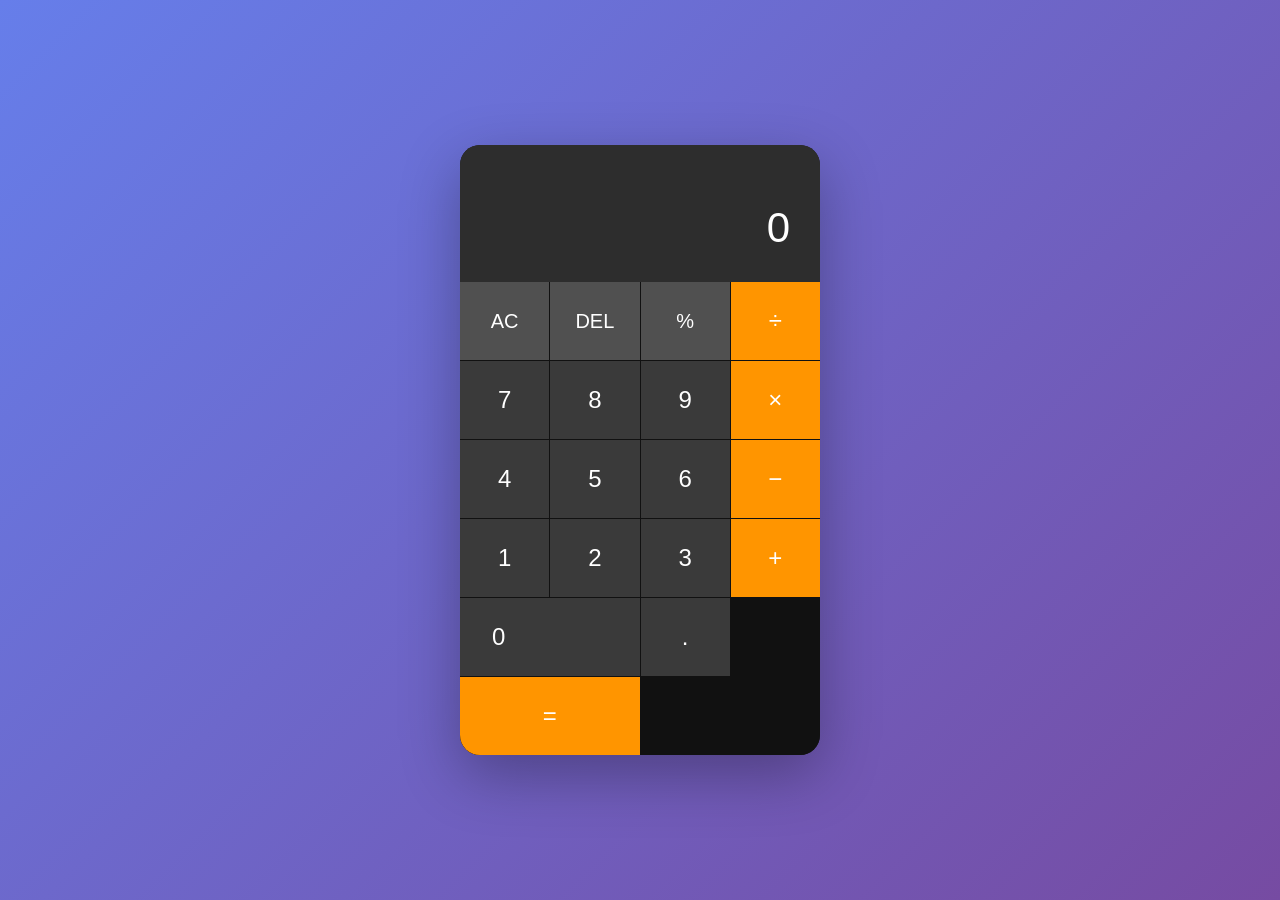
<file: lab1/solution/calculator-app/index.html>
<!DOCTYPE html>
<html lang="en">
<head>
    <meta charset="UTF-8">
    <meta name="viewport" content="width=device-width, initial-scale=1.0">
    <title>Calculator App</title>
    <link rel="stylesheet" href="styles.css">
</head>
<body>
    <div class="calculator">
        <div class="display">
            <div class="previous-operand" id="previous-operand"></div>
            <div class="current-operand" id="current-operand">0</div>
        </div>
        <div class="buttons">
            <button class="btn btn-function" data-action="clear">AC</button>
            <button class="btn btn-function" data-action="delete">DEL</button>
            <button class="btn btn-function" data-action="percent">%</button>
            <button class="btn btn-operator" data-operator="/">÷</button>

            <button class="btn btn-number" data-number="7">7</button>
            <button class="btn btn-number" data-number="8">8</button>
            <button class="btn btn-number" data-number="9">9</button>
            <button class="btn btn-operator" data-operator="*">×</button>

            <button class="btn btn-number" data-number="4">4</button>
            <button class="btn btn-number" data-number="5">5</button>
            <button class="btn btn-number" data-number="6">6</button>
            <button class="btn btn-operator" data-operator="-">−</button>

            <button class="btn btn-number" data-number="1">1</button>
            <button class="btn btn-number" data-number="2">2</button>
            <button class="btn btn-number" data-number="3">3</button>
            <button class="btn btn-operator" data-operator="+">+</button>

            <button class="btn btn-number btn-zero" data-number="0">0</button>
            <button class="btn btn-number" data-number=".">.</button>
            <button class="btn btn-equals" data-action="equals">=</button>
        </div>
    </div>
    <script src="script.js"></script>
</body>
</html>
</file>
<file: lab1/solution/calculator-app/styles.css>
* {
    margin: 0;
    padding: 0;
    box-sizing: border-box;
}

body {
    font-family: 'Segoe UI', Tahoma, Geneva, Verdana, sans-serif;
    display: flex;
    justify-content: center;
    align-items: center;
    min-height: 100vh;
    background: linear-gradient(135deg, #667eea 0%, #764ba2 100%);
}

.calculator {
    background: #1e1e1e;
    border-radius: 20px;
    box-shadow: 0 20px 60px rgba(0, 0, 0, 0.3);
    overflow: hidden;
    width: 360px;
}

.display {
    background: #2d2d2d;
    padding: 30px;
    text-align: right;
    color: #fff;
    min-height: 120px;
    display: flex;
    flex-direction: column;
    justify-content: flex-end;
}

.previous-operand {
    font-size: 18px;
    color: #888;
    min-height: 24px;
    margin-bottom: 5px;
}

.current-operand {
    font-size: 42px;
    font-weight: 300;
    word-wrap: break-word;
    word-break: break-all;
}

.buttons {
    display: grid;
    grid-template-columns: repeat(4, 1fr);
    gap: 1px;
    background: #111;
}

.btn {
    border: none;
    color: #fff;
    font-size: 24px;
    padding: 25px;
    cursor: pointer;
    transition: all 0.2s ease;
    font-weight: 400;
}

.btn:hover  { filter: brightness(1.18); }
.btn:active { transform: scale(0.95); }

.btn-number   { background: #3a3a3a; }
.btn-operator { background: #ff9500; font-weight: 500; }
.btn-function { background: #505050; font-size: 20px; }

.btn-equals {
    background: #ff9500;
    grid-column: span 2;
    font-weight: 500;
}

.btn-zero {
    grid-column: span 2;
    display: flex;
    align-items: center;
    justify-content: flex-start;
    padding-left: 32px;
}

@media (max-width: 400px) {
    .calculator     { width: 100%; border-radius: 0; }
    .btn            { padding: 20px; font-size: 20px; }
    .current-operand { font-size: 36px; }
}
</file>
